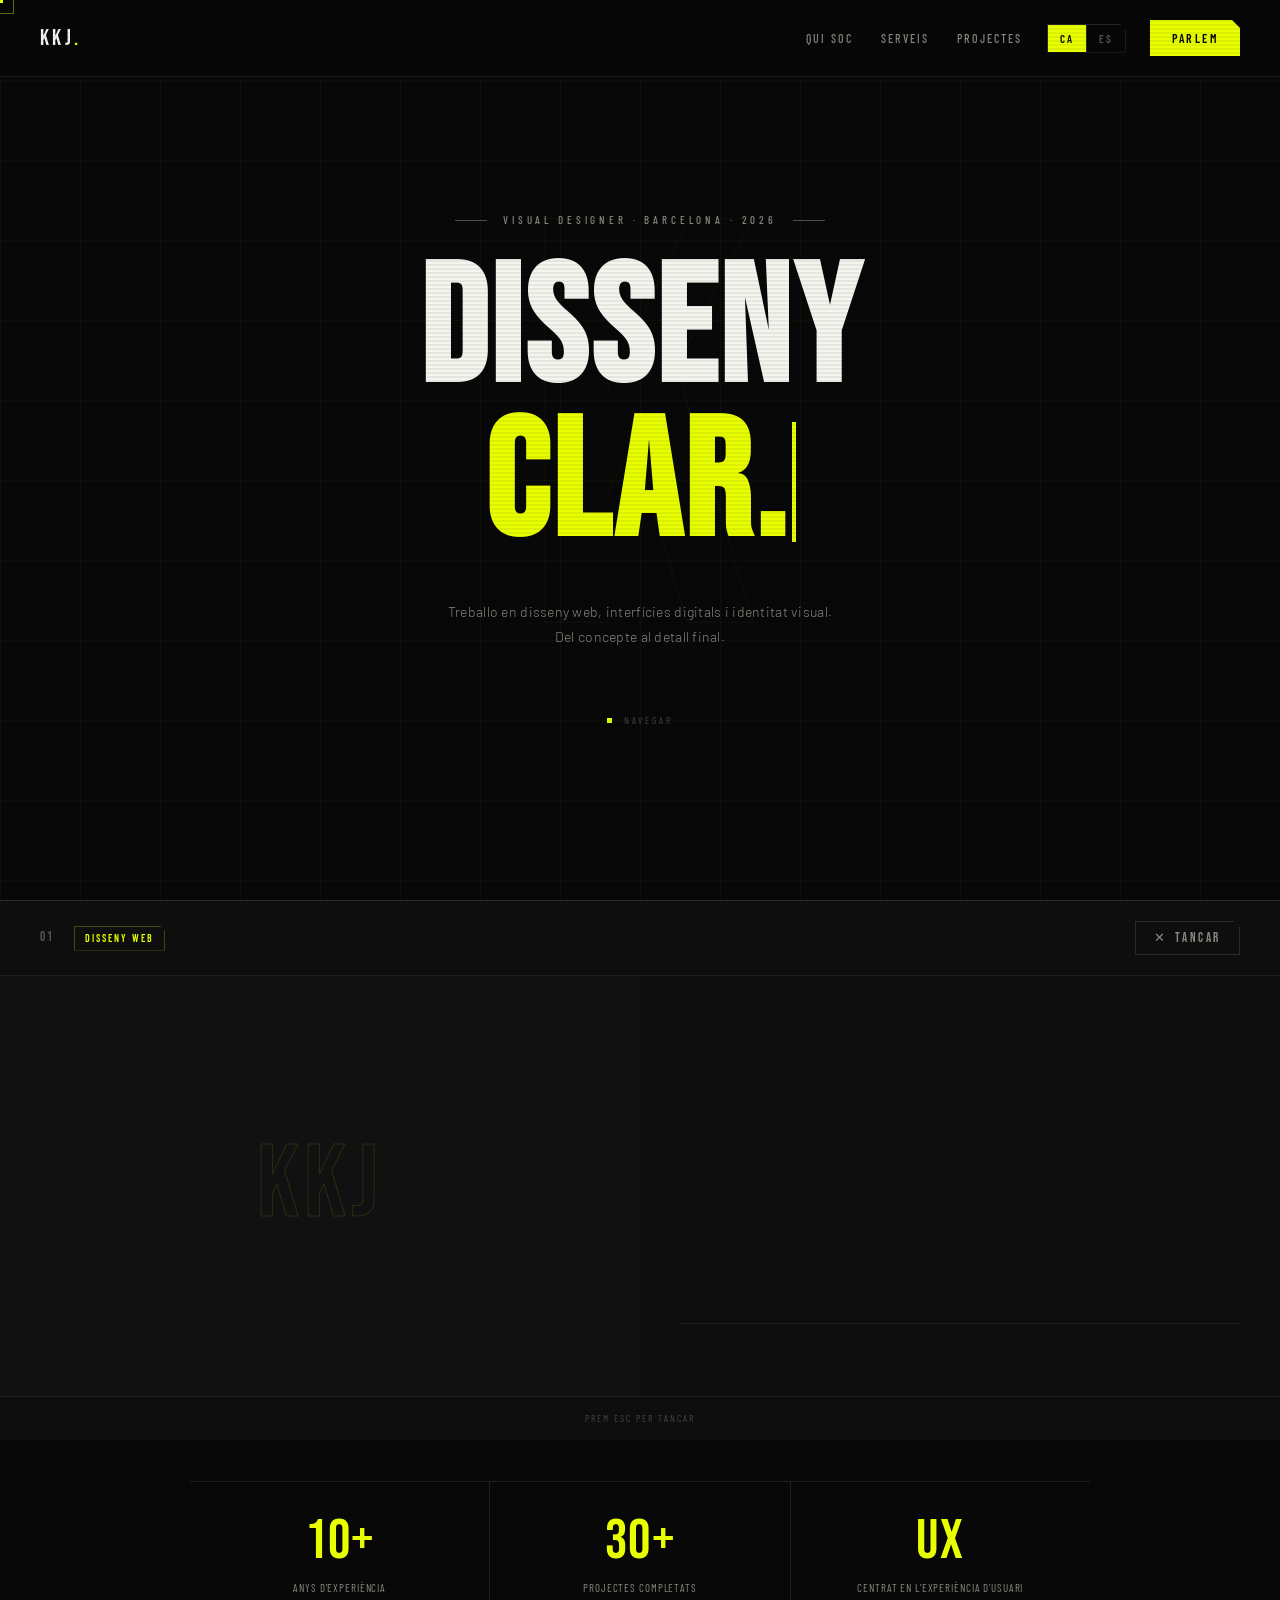
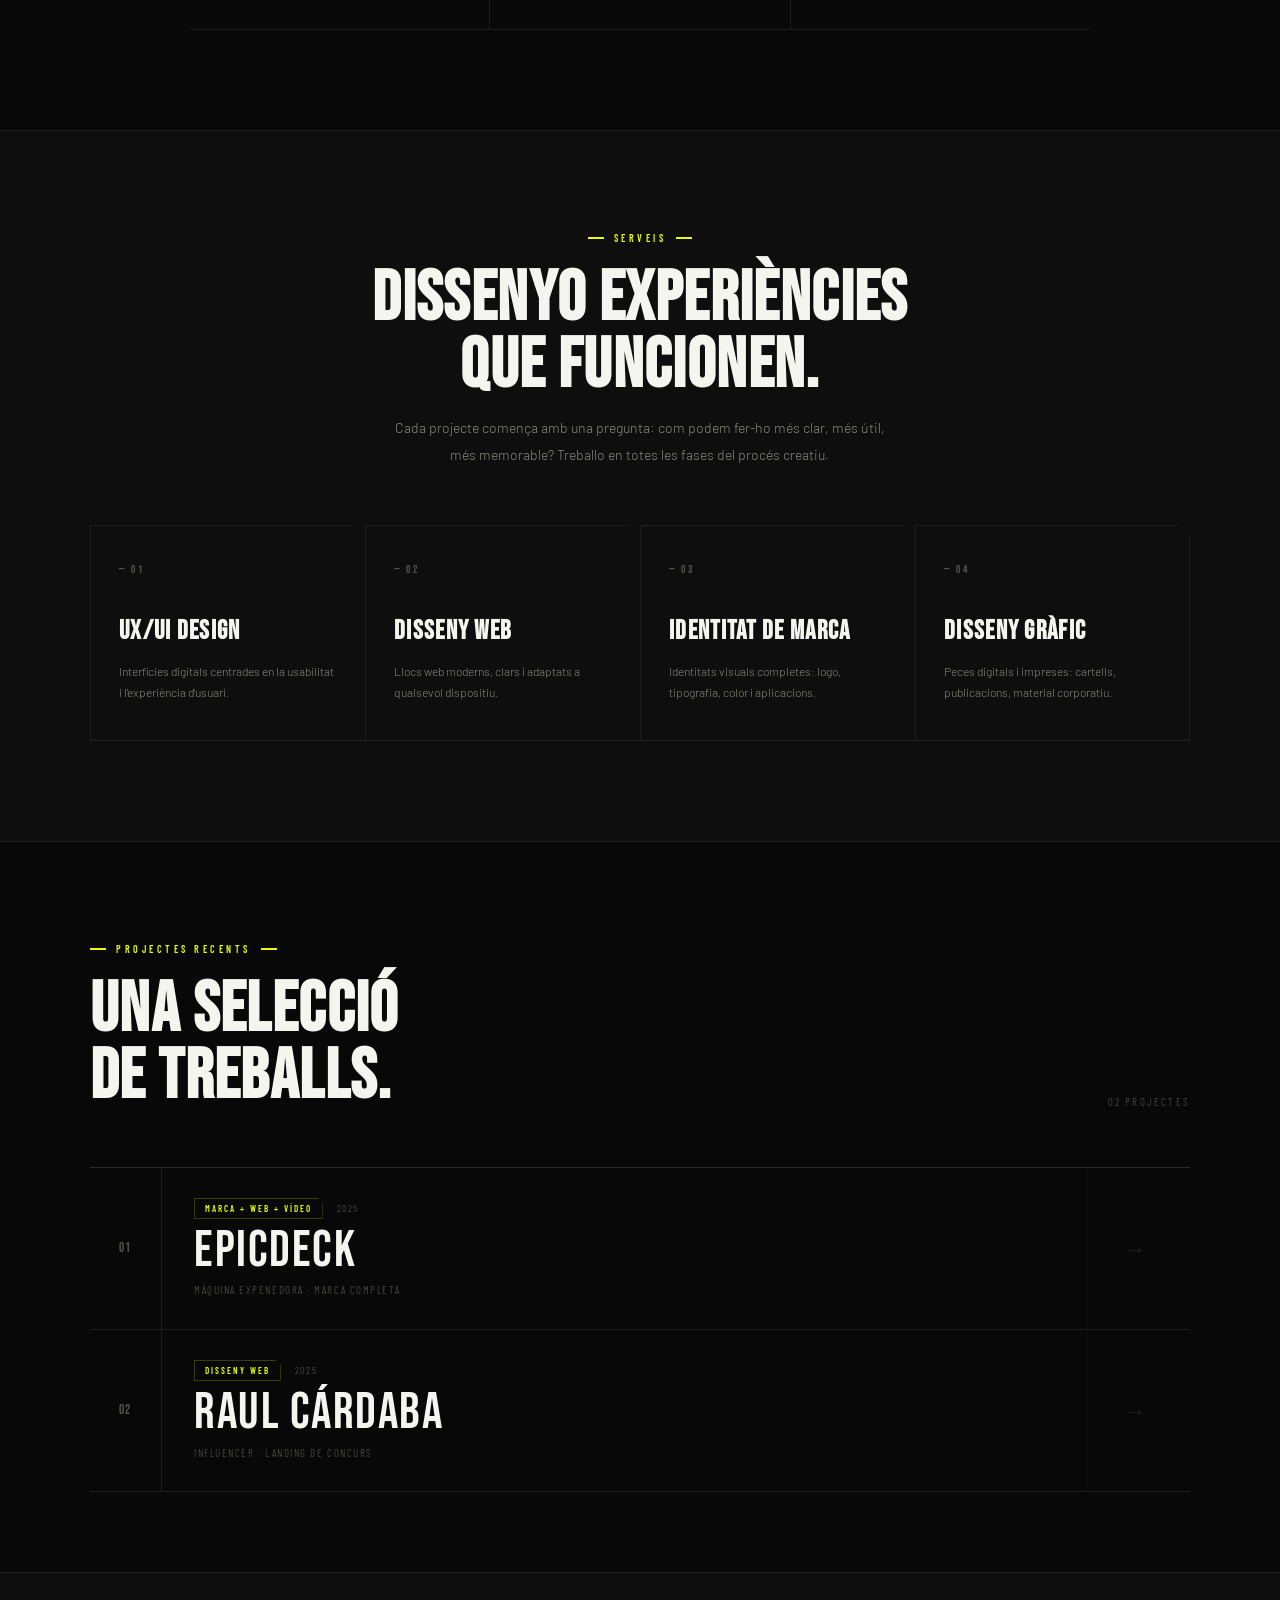
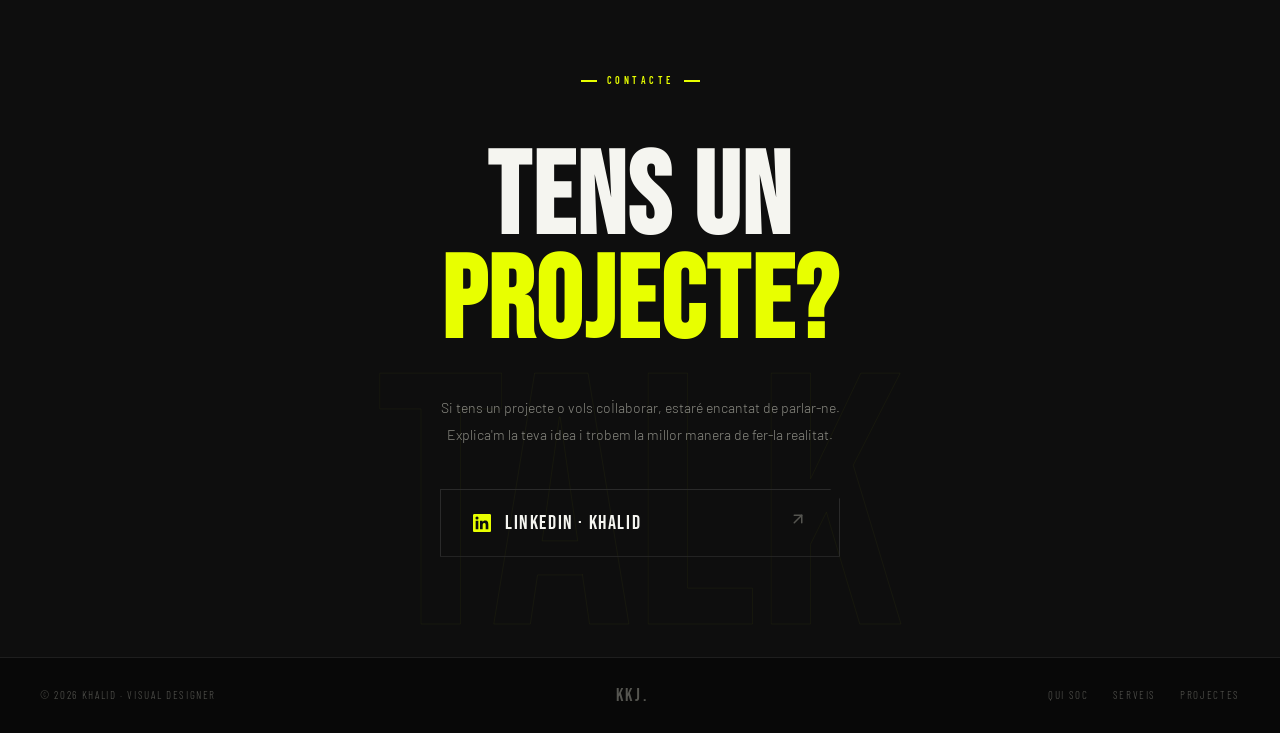
<file: index.html>
<!DOCTYPE html>
<html lang="ca">
  <head>
    <meta charset="UTF-8" />
    <meta name="viewport" content="width=device-width, initial-scale=1.0" />
    <title>Khalid · Dissenyador Web i Gràfic a Barcelona</title>
    <meta
    name="description"
    content="Khalid, dissenyador web i gràfic a Barcelona. Especialitzat en identitat visual, disseny web, packaging i contingut digital. Projectes reals per a marques i creadors."
    />
    <meta
    name="keywords"
    content="dissenyador web Barcelona, diseñador web Barcelona, diseñador gráfico Barcelona, identitat visual, identidad visual, branding, packaging, portfolio disseny"
    />
    <meta name="author" content="Khalid" />
    <meta name="robots" content="index, follow" />
    <meta name="theme-color" content="#0f0f0f" />
    <!-- Canonical -->
    <link rel="canonical" href="https://khalidkj.es/" />
    <!-- Favicons -->
    <link rel="icon" href="/assets/img/favicon.ico" />
    <link rel="icon" type="image/png" sizes="32x32" href="/assets/img/favicon-32x32.png" />
    <link rel="icon" type="image/png" sizes="16x16" href="/assets/img/favicon-16x16.png" />
    <link rel="apple-touch-icon" sizes="180x180" href="/assets/img/apple-touch-icon.png" />
    <!-- Open Graph -->
    <meta property="og:type" content="website" />
    <meta property="og:site_name" content="Khalid" />
    <meta property="og:url" content="https://khalidkj.es/" />
    <meta property="og:title" content="Khalid · Dissenyador Web i Gràfic a Barcelona" />
    <meta
    property="og:description"
    content="Disseny web, identitat visual i packaging. Projectes reals per a marques i creadors a Barcelona."
    />
    <meta property="og:image" content="https://khalidkj.es/assets/img/og-image.png" />
    <meta property="og:image:width" content="1200" />
    <meta property="og:image:height" content="630" />
    <meta property="og:locale" content="ca_ES" />
    <meta property="og:locale:alternate" content="es_ES" />
    <!-- Twitter -->
    <meta name="twitter:card" content="summary_large_image" />
    <meta name="twitter:title" content="Khalid · Dissenyador Web i Gràfic a Barcelona" />
    <meta
    name="twitter:description"
    content="Disseny web, identitat visual i packaging. Projectes reals per a marques i creadors a Barcelona."
    />
    <meta name="twitter:image" content="https://khalidkj.es/assets/img/og-image.png" />
    <meta
    name="twitter:image:alt"
    content="Portfolio de Khalid, dissenyador web i gràfic a Barcelona"
    />
    <!-- JSON-LD -->
    <script type="application/ld+json">
    {
    "@context": "https://schema.org",
    "@type": "Person",
    "name": "Khalid",
    "url": "https://khalidkj.es/",
    "image": "https://khalidkj.es/assets/img/og-image.png",
    "jobTitle": "Dissenyador Web i Gràfic",
    "description": "Dissenyador web i gràfic a Barcelona, especialitzat en identitat visual, disseny web, packaging i contingut digital.",
    "address": {
    "@type": "PostalAddress",
    "addressLocality": "Barcelona",
    "addressCountry": "ES"
    },
    "sameAs": [
    "https://www.linkedin.com/in/TU-USUARIO",
    "https://github.com/TU-USUARIO"
    ]
    }
    </script>
    <!-- Fonts -->
    <link rel="preconnect" href="https://fonts.googleapis.com" />
    <link rel="preconnect" href="https://fonts.gstatic.com" crossorigin />
    <link
      href="https://fonts.googleapis.com/css2?family=Bebas+Neue&family=Barlow:ital,wght@0,300;0,400;0,500;0,600;1,300;1,400&family=Barlow+Condensed:wght@300;400;500;600;700&display=swap"
      rel="stylesheet"
      />
      <!-- CSS -->
      <link rel="stylesheet" href="/assets/css/style.css" />
    </head>
    <body>
      <div class="cursor" id="cursor"></div>
      <div class="cursor-follower" id="cursorFollower"></div>
      <nav>
        <a href="#inici" class="nav-wordmark" aria-label="Anar a inici">KKJ<span>.</span></a>
        <div class="nav-right">
          <div class="nav-links">
            <a href="#qui-soc" class="nav-link" data-t="nav.about">Qui soc</a>
            <a href="#que-faig" class="nav-link" data-t="nav.services">Serveis</a>
            <a href="#projectes" class="nav-link" data-t="nav.projects">Projectes</a>
          </div>
          <div class="lang-toggle" aria-label="Canviar idioma">
            <button class="lang-btn active" data-lang="ca" aria-pressed="true">CA</button>
            <button class="lang-btn" data-lang="es" aria-pressed="false">ES</button>
          </div>
          <a href="#contacte" class="btn-cta" data-t="nav.cta">Parlem</a>
        </div>
      </nav>
      <header id="inici">
        <div class="hero-watermark">K</div>
        <p class="hero-eyebrow fade-up fade-up-1" data-t="hero.eyebrow">Visual Designer · Barcelona · 2026</p>
        <h1 class="hero-title fade-up fade-up-2">
        <span data-t="hero.title1">DISSENY</span><br />
        <span class="line-accent typing-wrap">
          <span class="typing-word" id="typingWord"></span><span class="typing-cursor"></span>
        </span>
        </h1>
        <p class="hero-sub fade-up fade-up-3" data-t="hero.sub">
          Treballo en disseny web, interfícies digitals i identitat visual.<br />
          Del concepte al detall final.
        </p>
        <div class="hero-scroll fade-up fade-up-4">
          <div class="hero-scroll-dot"></div>
          <span data-t="hero.scroll">Navegar</span>
        </div>
      </header>
      <main>
        <div class="divider"></div>
        <section id="qui-soc">
          <div class="reveal">
            <p class="section-tag" data-t="about.tag">Qui soc</p>
            <h2 class="about-title" data-t="about.title">DISSENYADOR<br /><span>VISUAL</span><br />AMB CRITERI.</h2>
            <p class="about-text" data-t="about.p1">Soc Khalid, dissenyador web i gràfic amb passió per crear experiències visuals que comuniquen de manera clara i efectiva. Combino estètica i funcionalitat en cada projecte.</p>
            <p class="about-text" data-t="about.p2">El meu procés abasta tot el cicle: des de la recerca i l'arquitectura de la informació fins als detalls visuals finals. El bon disseny és invisible — simplement funciona.</p>
          </div>
          <div class="stats-row reveal">
            <div class="stat-item">
              <span class="stat-num">10+</span>
              <span class="stat-label" data-t="about.stat1">Anys d'experiència</span>
            </div>
            <div class="stat-item">
              <span class="stat-num">30+</span>
              <span class="stat-label" data-t="about.stat2">Projectes completats</span>
            </div>
            <div class="stat-item">
              <span class="stat-num">UX</span>
              <span class="stat-label" data-t="about.stat3">Centrat en l'experiència d'usuari</span>
            </div>
          </div>
        </section>
        <div class="divider"></div>
        <section id="que-faig">
          <div class="reveal">
            <p class="section-tag" data-t="services.tag">Serveis</p>
            <h2 class="services-title" data-t="services.title">DISSENYO EXPERIÈNCIES<br />QUE FUNCIONEN.</h2>
            <p class="services-intro" data-t="services.intro">Cada projecte comença amb una pregunta: com podem fer-ho més clar, més útil, més memorable? Treballo en totes les fases del procés creatiu.</p>
          </div>
          <div class="services-grid">
            <div class="service-card reveal">
              <p class="service-num">— 01</p>
              <h3 class="service-name" data-t="services.s1.name">UX/UI DESIGN</h3>
              <p class="service-desc" data-t="services.s1.desc">Interfícies digitals centrades en la usabilitat i l'experiència d'usuari.</p>
            </div>
            <div class="service-card reveal">
              <p class="service-num">— 02</p>
              <h3 class="service-name" data-t="services.s2.name">DISSENY WEB</h3>
              <p class="service-desc" data-t="services.s2.desc">Llocs web moderns, clars i adaptats a qualsevol dispositiu.</p>
            </div>
            <div class="service-card reveal">
              <p class="service-num">— 03</p>
              <h3 class="service-name" data-t="services.s3.name">IDENTITAT DE MARCA</h3>
              <p class="service-desc" data-t="services.s3.desc">Identitats visuals completes: logo, tipografia, color i aplicacions.</p>
            </div>
            <div class="service-card reveal">
              <p class="service-num">— 04</p>
              <h3 class="service-name" data-t="services.s4.name">DISSENY GRÀFIC</h3>
              <p class="service-desc" data-t="services.s4.desc">Peces digitals i impreses: cartells, publicacions, material corporatiu.</p>
            </div>
          </div>
        </section>
        <div class="divider"></div>
        <section id="projectes">
          <div class="projects-header reveal">
            <div>
              <p class="section-tag" style="justify-content:flex-start;" data-t="projects.tag">Projectes recents</p>
              <h2 class="projects-title" data-t="projects.title">UNA SELECCIÓ<br>DE TREBALLS.</h2>
            </div>
            <span class="projects-count" data-t="projects.count">02 projectes</span>
          </div>
          <div class="proj-list reveal">
            <div class="proj-row" data-project="0" role="button" tabindex="0" aria-label="Obrir projecte EPICDECK">
              <div class="proj-row-num">01</div>
              <div class="proj-row-info">
                <div class="proj-row-meta">
                  <span class="proj-row-tag" data-t="projects.p1.tag">Marca + Web + Vídeo</span>
                  <span class="proj-row-year">2025</span>
                </div>
                <div class="proj-row-title" data-t="projects.p1.name">EPICDECK</div>
                <div class="proj-row-sub" data-t="projects.p1.sub">Màquina expenedora · Marca completa</div>
              </div>
              <div class="proj-row-arrow" aria-hidden="true">→</div>
            </div>
            <div class="proj-row" data-project="1" role="button" tabindex="0" aria-label="Obrir projecte RAUL CÁRDABA">
              <div class="proj-row-num">02</div>
              <div class="proj-row-info">
                <div class="proj-row-meta">
                  <span class="proj-row-tag" data-t="projects.p2.tag">Disseny Web</span>
                  <span class="proj-row-year">2025</span>
                </div>
                <div class="proj-row-title" data-t="projects.p2.name">RAUL CÁRDABA</div>
                <div class="proj-row-sub" data-t="projects.p2.sub">Influencer · Landing de concurs</div>
              </div>
              <div class="proj-row-arrow" aria-hidden="true">→</div>
            </div>
          </div>
        </section>
        <div class="divider"></div>
        <section id="contacte">
          <div class="contact-inner reveal">
            <p class="section-tag" data-t="contact.tag">Contacte</p>
            <h2 class="contact-title" data-t="contact.title">TENS UN<br /><span>PROJECTE?</span></h2>
            <p class="contact-text" data-t="contact.text">Si tens un projecte o vols col·laborar, estaré encantat de parlar-ne. Explica'm la teva idea i trobem la millor manera de fer-la realitat.</p>
            <a
              href="https://www.linkedin.com/in/kk-j/"
              target="_blank"
              rel="noopener noreferrer"
              class="contact-linkedin"
              aria-label="Veure perfil de LinkedIn de Khalid"
              >
              <svg class="li-icon" xmlns="http://www.w3.org/2000/svg" viewBox="0 0 24 24" aria-hidden="true">
                <path d="M20.447 20.452h-3.554v-5.569c0-1.328-.027-3.037-1.852-3.037-1.853 0-2.136 1.445-2.136 2.939v5.667H9.351V9h3.414v1.561h.046c.477-.9 1.637-1.85 3.37-1.85 3.601 0 4.267 2.37 4.267 5.455v6.286zM5.337 7.433a2.062 2.062 0 0 1-2.063-2.065 2.064 2.064 0 1 1 2.063 2.065zm1.782 13.019H3.555V9h3.564v11.452zM22.225 0H1.771C.792 0 0 .774 0 1.729v20.542C0 23.227.792 24 1.771 24h20.451C23.2 24 24 23.227 24 22.271V1.729C24 .774 23.2 0 22.222 0h.003z"/>
              </svg>
              <span class="li-label">LinkedIn · Khalid</span>
              <span class="li-arrow" aria-hidden="true">
                <svg xmlns="http://www.w3.org/2000/svg" width="18" height="18" viewBox="0 0 24 24" fill="none" stroke="currentColor" stroke-width="2" stroke-linecap="round" stroke-linejoin="round">
                  <path d="M7 17L17 7" />
                  <path d="M7 7h10v10" />
                </svg>
              </span>
            </a>
          </div>
        </section>
      </main>
      <!-- PROJECT MODAL -->
      <div class="modal-overlay" id="modalOverlay"></div>
      <div class="modal" id="projectModal" role="dialog" aria-modal="true" aria-labelledby="modalTitle">
        <div class="modal-header">
          <div class="modal-header-left">
            <span class="modal-index" id="modalIndex">01</span>
            <span class="modal-tag" id="modalTag">Disseny Web</span>
          </div>
          <button class="modal-close" id="modalClose" aria-label="Tancar modal">
          <span>✕</span> <span data-t="modal.close">TANCAR</span>
          </button>
        </div>
        <div class="modal-body">
          <div id="modalMedia" class="modal-media">
            <div class="modal-image-placeholder" id="modalPlaceholder">KKJ</div>
          </div>
          <div class="modal-info">
            <div>
              <h2 class="modal-title" id="modalTitle"></h2>
              <p class="modal-year" id="modalYear"></p>
            </div>
            <p class="modal-desc" id="modalDesc"></p>
            <div class="modal-meta" id="modalMeta"></div>
          </div>
        </div>
        <p class="modal-esc" data-t="modal.esc">Prem ESC per tancar</p>
      </div>
      <footer>
        <span class="footer-copy" data-t="footer.copy">© 2026 Khalid · Visual Designer</span>
        <a href="#inici" class="footer-wordmark" aria-label="Tornar a inici">KKJ.</a>
        <div class="footer-links">
          <a href="#qui-soc" class="footer-link" data-t="nav.about">Qui soc</a>
          <a href="#que-faig" class="footer-link" data-t="nav.services">Serveis</a>
          <a href="#projectes" class="footer-link" data-t="nav.projects">Projectes</a>
        </div>
      </footer>
      <script src="/assets/js/scripts.js" defer></script>
    </body>
  </html>
</file>
<file: assets/css/style.css>
*, *::before, *::after { box-sizing: border-box; margin: 0; padding: 0; }
:root {
--bg:      #080808;
--bg2:     #0e0e0e;
--surface: #111;
--border:  #1e1e1e;
--border2: #2a2a2a;
--text:    #e8e8e0;
--muted:   #555550;
--muted2:  #888880;
--accent:  #e8ff00;
--white:   #f5f5f0;
}
html { scroll-behavior: smooth; }
body {
background: var(--bg);
color: var(--text);
font-family: 'Barlow', sans-serif;
font-weight: 300;
line-height: 1.5;
overflow-x: hidden;
cursor: none;
}
.cursor {
width: 6px; height: 6px;
background: var(--accent);
position: fixed;
pointer-events: none;
z-index: 9999;
transform: translate(-50%, -50%);
transition: transform 0.08s ease;
}
.cursor-follower {
width: 28px; height: 28px;
border: 1px solid var(--accent);
position: fixed;
pointer-events: none;
z-index: 9998;
transform: translate(-50%, -50%);
transition: all 0.15s ease;
opacity: 0.4;
}
/* Ocultar el cursor en dispositivos con ancho máximo de 768px (tablets/móviles) */
@media (max-width: 768px) {
  .cursor,
  .cursor-follower {
    display: none !important;
  }
}
body::after {
content: '';
position: fixed; inset: 0;
background: repeating-linear-gradient(
0deg, transparent, transparent 2px,
rgba(0,0,0,0.06) 2px, rgba(0,0,0,0.06) 4px
);
pointer-events: none;
z-index: 9996;
}
/* NAV */
nav {
position: fixed;
top: 0; left: 0; right: 0;
z-index: 100;
display: flex;
justify-content: space-between;
align-items: center;
padding: 20px 40px;
border-bottom: 1px solid var(--border);
background: rgba(8,8,8,0.92);
backdrop-filter: blur(12px);
}
.nav-wordmark {
font-family: 'Bebas Neue', sans-serif;
font-size: 22px;
letter-spacing: 0.15em;
color: var(--white);
text-decoration: none;
}
.nav-wordmark span { color: var(--accent); }
.nav-right { display: flex; align-items: center; gap: 24px; }
.nav-links { display: flex; gap: 28px; }
.nav-link {
font-family: 'Barlow Condensed', sans-serif;
font-size: 12px;
font-weight: 500;
letter-spacing: 0.18em;
text-transform: uppercase;
color: var(--muted2);
text-decoration: none;
transition: color 0.2s;
}
.nav-link:hover { color: var(--accent); }
.lang-toggle {
display: flex;
border: 1px solid var(--border2);
clip-path: polygon(0 0, calc(100% - 6px) 0, 100% 6px, 100% 100%, 0 100%);
overflow: hidden;
}
.lang-btn {
font-family: 'Barlow Condensed', sans-serif;
font-size: 11px;
font-weight: 600;
letter-spacing: 0.18em;
text-transform: uppercase;
color: var(--muted);
background: none;
border: none;
padding: 7px 12px;
cursor: none;
transition: color 0.2s, background 0.2s;
}
.lang-btn + .lang-btn { border-left: 1px solid var(--border2); }
.lang-btn:hover { color: var(--accent); }
.lang-btn.active { color: var(--bg); background: var(--accent); }
.btn-cta {
font-family: 'Barlow Condensed', sans-serif;
font-size: 12px;
font-weight: 600;
letter-spacing: 0.2em;
text-transform: uppercase;
color: var(--bg);
background: var(--accent);
border: none;
padding: 9px 22px;
text-decoration: none;
display: inline-block;
transition: background 0.2s, transform 0.15s;
clip-path: polygon(0 0, calc(100% - 8px) 0, 100% 8px, 100% 100%, 0 100%);
}
.btn-cta:hover { background: #fff; transform: translateY(-1px); }
/* HERO */
header {
min-height: 100vh;
display: flex;
flex-direction: column;
justify-content: center;
align-items: center;
text-align: center;
padding: 120px 40px 80px;
position: relative;
overflow: hidden;
}
header::before {
content: '';
position: absolute; inset: 0;
background-image:
linear-gradient(rgba(232,255,0,0.03) 1px, transparent 1px),
linear-gradient(90deg, rgba(232,255,0,0.03) 1px, transparent 1px);
background-size: 80px 80px;
pointer-events: none;
}
.hero-watermark {
position: absolute;
top: 50%; left: 50%;
transform: translate(-50%, -50%);
font-family: 'Bebas Neue', sans-serif;
font-size: clamp(300px, 45vw, 600px);
color: transparent;
-webkit-text-stroke: 1px rgba(232,255,0,0.04);
line-height: 1;
user-select: none;
pointer-events: none;
}
.hero-eyebrow {
font-family: 'Barlow Condensed', sans-serif;
font-size: 11px;
font-weight: 500;
letter-spacing: 0.35em;
text-transform: uppercase;
color: var(--muted2);
margin-bottom: 28px;
display: flex;
align-items: center;
gap: 16px;
}
.hero-eyebrow::before, .hero-eyebrow::after {
content: '';
display: block;
width: 32px; height: 1px;
background: var(--muted);
}
.hero-title {
font-family: 'Bebas Neue', sans-serif;
font-size: clamp(72px, 13vw, 180px);
line-height: 0.92;
color: var(--white);
letter-spacing: 0.02em;
position: relative;
z-index: 1;
}
.line-accent { color: var(--accent); display: block; }
.typing-wrap { display: inline-flex; align-items: baseline; }
.typing-word { color: var(--accent); min-width: 2px; }
.typing-cursor {
display: inline-block;
width: 4px;
background: var(--accent);
height: 0.72em;
margin-left: 3px;
position: relative; top: 0.04em;
animation: blink 0.85s step-end infinite;
}
@keyframes blink { 0%,100%{opacity:1} 50%{opacity:0} }
.hero-sub {
margin-top: 36px;
max-width: 440px;
font-size: 14px;
font-weight: 300;
color: var(--muted2);
line-height: 1.8;
letter-spacing: 0.02em;
position: relative; z-index: 1;
}
.hero-scroll {
margin-top: 64px;
font-family: 'Barlow Condensed', sans-serif;
font-size: 10px;
letter-spacing: 0.3em;
text-transform: uppercase;
color: var(--muted);
display: flex;
align-items: center;
gap: 12px;
position: relative; z-index: 1;
animation: scrollBob 2s ease-in-out infinite;
}
.hero-scroll-dot { width: 5px; height: 5px; background: var(--accent); }
@keyframes scrollBob { 0%,100%{transform:translateY(0)} 50%{transform:translateY(6px)} }
/* SHARED */
.divider { width: 100%; height: 1px; background: var(--border); }
section {
padding: 100px 40px;
display: flex;
flex-direction: column;
align-items: center;
text-align: center;
}
.section-tag {
font-family: 'Barlow Condensed', sans-serif;
font-size: 10px;
font-weight: 600;
letter-spacing: 0.35em;
text-transform: uppercase;
color: var(--accent);
margin-bottom: 20px;
display: flex;
align-items: center;
justify-content: center;
gap: 10px;
}
.section-tag::before,
.section-tag::after { content:''; display:block; width:16px; height:2px; background:var(--accent); }
/* ABOUT */
#qui-soc { gap: 0; }
.about-title {
font-family: 'Bebas Neue', sans-serif;
font-size: clamp(48px, 6vw, 88px);
line-height: 0.95;
color: var(--white);
letter-spacing: 0.02em;
margin-bottom: 28px;
}
.about-title span { color: var(--accent); }
.about-text {
font-size: 14px;
color: var(--muted2);
line-height: 1.9;
margin-bottom: 16px;
max-width: 600px;
margin-left: auto;
margin-right: auto;
}
.stats-row {
display: flex;
justify-content: center;
gap: 0;
margin-top: 60px;
border-top: 1px solid var(--border);
border-bottom: 1px solid var(--border);
width: 100%;
max-width: 900px;
}
.stat-item {
flex: 1;
padding: 32px 24px;
display: flex;
flex-direction: column;
align-items: center;
gap: 10px;
border-right: 1px solid var(--border);
}
.stat-item:last-child { border-right: none; }
.stat-num {
font-family: 'Bebas Neue', sans-serif;
font-size: 56px;
color: var(--accent);
line-height: 1;
letter-spacing: 0.02em;
}
.stat-label {
font-size: 11px;
font-weight: 400;
color: var(--muted2);
letter-spacing: 0.08em;
text-transform: uppercase;
font-family: 'Barlow Condensed', sans-serif;
text-align: center;
}
/* SERVICES */
#que-faig { background: var(--bg2); }
.services-title {
font-family: 'Bebas Neue', sans-serif;
font-size: clamp(48px, 5.5vw, 80px);
line-height: 0.95;
color: var(--white);
letter-spacing: 0.02em;
margin-bottom: 16px;
}
.services-intro {
font-size: 14px;
color: var(--muted2);
line-height: 1.9;
max-width: 500px;
margin: 0 auto 56px;
}
.services-grid {
display: grid;
grid-template-columns: repeat(4, 1fr);
width: 100%;
max-width: 1100px;
}
.service-card {
border: 1px solid var(--border);
border-right: none;
padding: 36px 28px;
position: relative;
overflow: hidden;
transition: background 0.3s;
clip-path: polygon(0 0, calc(100% - 12px) 0, 100% 12px, 100% 100%, 0 100%);
text-align: left;
}
.service-card:last-child { border-right: 1px solid var(--border); }
.service-card::after {
content: '';
position: absolute;
top: 0; left: 0; right: 0;
height: 2px;
background: var(--accent);
transform: scaleX(0);
transform-origin: left;
transition: transform 0.35s ease;
}
.service-card:hover::after { transform: scaleX(1); }
.service-card:hover { background: rgba(232,255,0,0.03); }
.service-num { font-family:'Bebas Neue',sans-serif; font-size:11px; letter-spacing:0.2em; color:var(--muted); margin-bottom:40px; }
.service-name { font-family:'Bebas Neue',sans-serif; font-size:26px; letter-spacing:0.05em; color:var(--white); margin-bottom:14px; line-height:1.1; }
.service-desc { font-size:12px; color:var(--muted2); line-height:1.8; }
/* ── PROJECTS — lista estilo Marathon ── */
#projectes {
padding: 100px 40px 80px;
text-align: left;
}
.projects-header {
display: flex;
justify-content: space-between;
align-items: flex-end;
margin-bottom: 56px;
width: 100%;
max-width: 1100px;
}
.projects-title {
font-family: 'Bebas Neue', sans-serif;
font-size: clamp(48px, 5.5vw, 80px);
line-height: 0.95;
color: var(--white);
letter-spacing: 0.02em;
}
.projects-count {
font-family: 'Barlow Condensed', sans-serif;
font-size: 11px;
letter-spacing: 0.2em;
text-transform: uppercase;
color: var(--muted);
}
/* Lista tipo Marathon */
.proj-list {
width: 100%;
max-width: 1100px;
display: flex;
flex-direction: column;
border-top: 1px solid var(--border2);
}
.proj-row {
display: grid;
grid-template-columns: 72px 1fr auto;
align-items: center;
border-bottom: 1px solid var(--border);
cursor: none;
position: relative;
transition: background 0.2s;
overflow: hidden;
}
.proj-row::before {
content: '';
position: absolute;
left: 0; top: 0; bottom: 0;
width: 3px;
background: var(--accent);
opacity: 0;
transition: opacity 0.2s;
}
.proj-row:hover {
background: rgba(232,255,0,0.025);
}
.proj-row:hover::before { opacity: 1; }
.proj-row:hover .proj-row-num { color: var(--accent); }
.proj-row:hover .proj-row-title { letter-spacing: 0.05em; }
.proj-row:hover .proj-row-arrow {
opacity: 1;
transform: translateX(0);
color: var(--accent);
}
.proj-row-num {
font-family: 'Bebas Neue', sans-serif;
font-size: 13px;
letter-spacing: 0.15em;
color: var(--muted);
padding: 0 24px;
align-self: stretch;
display: flex;
align-items: center;
justify-content: center;
border-right: 1px solid var(--border);
transition: color 0.2s;
}
.proj-row-info {
padding: 30px 32px;
display: flex;
flex-direction: column;
gap: 6px;
}
.proj-row-meta {
display: flex;
align-items: center;
gap: 14px;
}
.proj-row-tag {
font-family: 'Barlow Condensed', sans-serif;
font-size: 9px;
font-weight: 600;
letter-spacing: 0.22em;
text-transform: uppercase;
color: var(--accent);
border: 1px solid rgba(232,255,0,0.22);
padding: 3px 10px;
clip-path: polygon(0 0, calc(100% - 5px) 0, 100% 5px, 100% 100%, 0 100%);
}
.proj-row-year {
font-family: 'Barlow Condensed', sans-serif;
font-size: 10px;
letter-spacing: 0.16em;
color: var(--muted);
}
.proj-row-title {
font-family: 'Bebas Neue', sans-serif;
font-size: clamp(28px, 4vw, 52px);
letter-spacing: 0.03em;
color: var(--white);
line-height: 1;
transition: letter-spacing 0.3s cubic-bezier(0.16,1,0.3,1);
}
.proj-row-sub {
font-family: 'Barlow Condensed', sans-serif;
font-size: 11px;
letter-spacing: 0.14em;
text-transform: uppercase;
color: var(--muted);
}
.proj-row-arrow {
padding: 0 36px;
font-size: 22px;
color: var(--muted);
opacity: 0.3;
transform: translateX(-8px);
transition: opacity 0.25s, transform 0.25s, color 0.25s;
align-self: stretch;
display: flex;
align-items: center;
border-left: 1px solid var(--border);
}
/* CONTACT */
#contacte {
background: var(--bg2);
min-height: 60vh;
justify-content: center;
position: relative;
overflow: hidden;
}
#contacte::before {
content: 'TALK';
position: absolute;
left: 50%; bottom: -40px;
transform: translateX(-50%);
font-family: 'Bebas Neue', sans-serif;
font-size: clamp(160px, 28vw, 420px);
color: transparent;
-webkit-text-stroke: 1px rgba(232,255,0,0.04);
line-height: 1;
pointer-events: none;
user-select: none;
white-space: nowrap;
}
.contact-inner {
display: flex;
flex-direction: column;
align-items: center;
gap: 40px;
position: relative; z-index: 1;
max-width: 600px;
width: 100%;
}
.contact-title {
font-family: 'Bebas Neue', sans-serif;
font-size: clamp(60px, 9vw, 130px);
line-height: 0.9;
color: var(--white);
letter-spacing: 0.02em;
}
.contact-title span { color: var(--accent); display: block; }
.contact-text { font-size: 14px; color: var(--muted2); line-height: 1.9; max-width: 440px; }
.contact-linkedin {
display: inline-flex;
align-items: center;
gap: 14px;
color: var(--white);
text-decoration: none;
font-family: 'Bebas Neue', sans-serif;
font-size: 20px;
letter-spacing: 0.08em;
border: 1px solid var(--border2);
padding: 18px 32px;
clip-path: polygon(0 0, calc(100% - 10px) 0, 100% 10px, 100% 100%, 0 100%);
transition: color 0.25s, border-color 0.25s;
position: relative;
overflow: hidden;
width: 100%;
max-width: 400px;
justify-content: center;
}
.contact-linkedin::before {
content: '';
position: absolute; inset: 0;
background: var(--accent);
transform: translateX(-100%);
transition: transform 0.35s ease;
z-index: 0;
}
.contact-linkedin:hover::before { transform: translateX(0); }
.contact-linkedin:hover { color: var(--bg); border-color: var(--accent); }
.contact-linkedin:hover .li-icon { fill: var(--bg); }
.contact-linkedin:hover .li-arrow { color: var(--bg); }
.li-icon { width:18px; height:18px; fill:var(--accent); flex-shrink:0; position:relative; z-index:1; transition:fill 0.25s; }
.li-label { position:relative; z-index:1; }
.li-arrow { margin-left:auto; font-size:16px; color:var(--muted); position:relative; z-index:1; transition:color 0.25s, transform 0.25s; }
.contact-linkedin:hover .li-arrow { transform: translate(3px,-3px); }
/* FOOTER */
footer {
border-top: 1px solid var(--border);
padding: 24px 40px;
display: flex;
justify-content: space-between;
align-items: center;
}
.footer-copy { font-family:'Barlow Condensed',sans-serif; font-size:11px; letter-spacing:0.15em; text-transform:uppercase; color:var(--muted); }
.footer-wordmark { font-family:'Bebas Neue',sans-serif; font-size:18px; letter-spacing:0.15em; color:var(--muted); text-decoration:none; transition:color 0.2s; }
.footer-wordmark:hover { color: var(--accent); }
.footer-links { display:flex; gap:24px; }
.footer-link { font-family:'Barlow Condensed',sans-serif; font-size:11px; letter-spacing:0.15em; text-transform:uppercase; color:var(--muted); text-decoration:none; transition:color 0.2s; }
.footer-link:hover { color: var(--accent); }
/* ANIMATIONS */
@keyframes fadeUp { from{opacity:0;transform:translateY(24px)} to{opacity:1;transform:translateY(0)} }
.fade-up { opacity:0; animation:fadeUp 0.7s ease forwards; }
.fade-up-1 { animation-delay:0.05s; }
.fade-up-2 { animation-delay:0.2s; }
.fade-up-3 { animation-delay:0.38s; }
.fade-up-4 { animation-delay:0.55s; }
.reveal { opacity:0; transform:translateY(32px); transition:opacity 0.6s ease, transform 0.6s ease; }
.reveal.visible { opacity:1; transform:translateY(0); }
/* PROJECT MODAL */
.modal-overlay {
position: fixed; inset: 0;
background: rgba(0,0,0,0.85);
backdrop-filter: blur(6px);
z-index: 1000;
opacity: 0;
pointer-events: none;
transition: opacity 0.35s ease;
}
.modal-overlay.open { opacity: 1; pointer-events: all; }
.modal {
position: fixed;
bottom: 0; left: 0; right: 0;
z-index: 1001;
background: var(--bg2);
border-top: 1px solid var(--border2);
transform: translateY(100%);
transition: transform 0.45s cubic-bezier(0.16, 1, 0.3, 1);
max-height: 90vh;
overflow-y: auto;
}
.modal.open { transform: translateY(0); }
.modal-header {
display: flex;
justify-content: space-between;
align-items: center;
padding: 20px 40px;
border-bottom: 1px solid var(--border);
}
.modal-header-left { display: flex; align-items: center; gap: 20px; }
.modal-index { font-family:'Bebas Neue',sans-serif; font-size:13px; letter-spacing:0.15em; color:var(--muted); }
.modal-tag {
font-family: 'Barlow Condensed', sans-serif;
font-size: 10px; font-weight: 600; letter-spacing: 0.2em; text-transform: uppercase;
color: var(--accent);
border: 1px solid rgba(232,255,0,0.25);
padding: 4px 10px;
clip-path: polygon(0 0, calc(100% - 5px) 0, 100% 5px, 100% 100%, 0 100%);
}
.modal-close {
font-family: 'Bebas Neue', sans-serif;
font-size: 13px; letter-spacing: 0.2em;
color: var(--muted2);
background: none;
border: 1px solid var(--border2);
padding: 8px 18px;
cursor: none;
transition: color 0.2s, border-color 0.2s;
display: flex; align-items: center; gap: 8px;
clip-path: polygon(0 0, calc(100% - 6px) 0, 100% 6px, 100% 100%, 0 100%);
}
.modal-close:hover { color: var(--accent); border-color: var(--accent); }
.modal-body {
display: grid;
grid-template-columns: 1fr 1fr;
min-height: 420px;
}
.modal-image {
position: relative; overflow: hidden;
background: var(--surface);
min-height: 360px;
}
.modal-image img {
width: 100%; height: 100%;
object-fit: cover; display: block;
transition: transform 0.6s ease;
}
.modal.open .modal-image img { transform: scale(1.03); }
.modal-image-placeholder {
width: 100%; height: 100%; min-height: 360px;
display: flex; align-items: center; justify-content: center;
font-family: 'Bebas Neue', sans-serif;
font-size: clamp(60px, 8vw, 120px);
color: transparent;
-webkit-text-stroke: 1px rgba(232,255,0,0.12);
letter-spacing: 0.05em; user-select: none;
}
.modal-info {
padding: 48px 40px;
display: flex; flex-direction: column;
justify-content: space-between; gap: 32px;
}
.modal-title { font-family:'Bebas Neue',sans-serif; font-size:clamp(36px,4vw,60px); line-height:0.95; color:var(--white); letter-spacing:0.02em; }
.modal-year { font-family:'Barlow Condensed',sans-serif; font-size:11px; letter-spacing:0.2em; text-transform:uppercase; color:var(--accent); margin-top:10px; }
.modal-desc { font-size:14px; color:var(--muted2); line-height:1.9; flex:1; }
.modal-meta { display:flex; flex-direction:column; gap:12px; border-top:1px solid var(--border); padding-top:24px; }
.modal-meta-row { display:flex; justify-content:space-between; align-items:baseline; gap:16px; }
.modal-meta-key { font-family:'Barlow Condensed',sans-serif; font-size:10px; letter-spacing:0.2em; text-transform:uppercase; color:var(--muted); white-space:nowrap; }
.modal-meta-val { font-family:'Barlow Condensed',sans-serif; font-size:13px; letter-spacing:0.05em; color:var(--muted2); text-align:right; }
.modal-esc { font-family:'Barlow Condensed',sans-serif; font-size:10px; letter-spacing:0.2em; text-transform:uppercase; color:var(--muted); text-align:center; padding:14px; border-top:1px solid var(--border); }
[data-t] { transition: opacity 0.2s ease; }
/* ── MODAL MEDIA GALLERY ── */
/* Galeria principal: imatge gran + columna lateral */
.modal-media {
display: flex;
flex-direction: column;
background: var(--surface);
overflow: hidden;
}
/* Hero image — ocupa tot l'ample */
.mm-hero {
position: relative;
overflow: hidden;
width: 100%;
cursor: zoom-in;
}
.mm-hero img {
width: 100%; height: 100%;
object-fit: cover; display: block;
/*max-height: 340px;*/
}
.mm-hero img, .mm-web img {
transition: transform 0.5s ease;
}
.mm-hero:hover img, .mm-web:hover img { transform: scale(1.03); }
.mm-hero-label {
position: absolute; bottom: 10px; left: 12px;
font-family: 'Barlow Condensed', sans-serif;
font-size: 9px; letter-spacing: 0.22em; text-transform: uppercase;
color: rgba(245,245,240,0.7);
background: rgba(8,8,8,0.75);
padding: 4px 10px;
clip-path: polygon(0 0, calc(100% - 4px) 0, 100% 4px, 100% 100%, 0 100%);
pointer-events: none;
}
/* Fila secundària: web + video costat a costat */
.mm-secondary {
display: grid;
grid-template-columns: 1fr auto;
gap: 1px;
background: var(--border);
flex-shrink: 0;
}
/* Web screenshot amb barra de navegador */
.mm-web {
position: relative; overflow: hidden;
background: #0d0d0d;
cursor: zoom-in;
}
.mm-web-bar {
display: flex; align-items: center; gap: 8px;
padding: 7px 12px; background: #1a1a1a;
border-bottom: 1px solid var(--border);
}
.mm-dots { display: flex; gap: 5px; }
.mm-dot { width: 8px; height: 8px; border-radius: 50%; }
.mm-dot-r { background: #ff5f57; } .mm-dot-y { background: #febc2e; } .mm-dot-g { background: #28c840; }
.mm-url {
font-family: 'Barlow Condensed', sans-serif;
font-size: 10px; color: var(--muted); letter-spacing: 0.06em;
}
.mm-web-img { width: 100%; display: block; /*max-height: 150px;*/ object-fit: cover; object-position: top;}
.mm-web-caption {
font-family: 'Barlow Condensed', sans-serif;
font-size: 9px; letter-spacing: 0.18em; text-transform: uppercase;
color: var(--muted); padding: 6px 12px;
}
/* Video vertical */
.mm-video {
width: 100px; background: #0d0d0d;
display: flex; flex-direction: column;
flex-shrink: 0;
}
.mm-video-player {
width: 100px; aspect-ratio: 9/16;
overflow: hidden; cursor: pointer;
position: relative;
}
.mm-video-player video { width: 100%; height: 100%; object-fit: cover; display: block; }
/* placeholder buit per si no hi ha video */
.mm-video-player.empty {
display: flex; align-items: center; justify-content: center;
flex-direction: column; gap: 6px;
}
.mm-video-player.empty::before {
content: '▶';
font-size: 20px; color: var(--muted);
}
.mm-video-caption {
font-family: 'Barlow Condensed', sans-serif;
font-size: 9px; letter-spacing: 0.16em; text-transform: uppercase;
color: var(--muted); padding: 6px 8px; text-align: center;
}
/* Galeria horitzontal per a Raul — 2 blocs costat a costat */
.mm-row {
display: grid;
gap: 1px;
background: var(--border);
flex: 1;
}
.mm-row.cols-2 { grid-template-columns: 1fr 1fr; }
.mm-cell {
position: relative; overflow: hidden; background: #0d0d0d;
display: flex; flex-direction: column;
cursor: zoom-in;
}
.mm-cell img { width: 100%; height: 180px; object-fit: cover; display: block; transition: transform 0.4s; }
.mm-cell:hover img { transform: scale(1.04); }
.mm-cell-label {
font-family: 'Barlow Condensed', sans-serif;
font-size: 9px; letter-spacing: 0.18em; text-transform: uppercase;
color: var(--muted); padding: 7px 12px; background: #0d0d0d;
}
/* Video horitzontal per a Raul */
.mm-video-h {
position: relative; overflow: hidden; background: #0d0d0d;
cursor: pointer;
}
.mm-video-h video { width: 100%; display: block; max-height: 200px; object-fit: cover; }
.mm-video-h.empty {
min-height: 180px; display: flex; align-items: center; justify-content: center;
flex-direction: column; gap: 8px;
}
.mm-video-h.empty::before { content: '▶'; font-size: 28px; color: var(--muted); }
.mm-empty-hint {
font-family: 'Barlow Condensed', sans-serif;
font-size: 9px; letter-spacing: 0.2em; text-transform: uppercase; color: var(--muted);
}
/* Lightbox senzill */
.mlb {
position: fixed; inset: 0; z-index: 2000;
background: rgba(0,0,0,0.94);
display: flex; align-items: center; justify-content: center;
opacity: 0; pointer-events: none; transition: opacity 0.2s;
}
.mlb.open { opacity: 1; pointer-events: all; }
.mlb img { max-width: 92vw; max-height: 88vh; object-fit: contain; display: block; }
.mlb-close {
position: fixed; top: 20px; right: 20px;
font-family: 'Bebas Neue', sans-serif; font-size: 13px; letter-spacing: 0.2em;
color: var(--white); background: rgba(232,255,0,0.15);
border: 1px solid var(--accent); padding: 8px 16px; cursor: none;
}
@media (max-width: 700px) {
.modal-body { grid-template-columns: 1fr; }
.modal-header { padding: 16px 24px; }
.modal-info { padding: 32px 24px; }
}
@media (max-width: 900px) {
nav, header, section, footer { padding-left:24px; padding-right:24px; }
.services-grid { grid-template-columns:1fr 1fr; }
.service-card:nth-child(even) { border-right:1px solid var(--border); }
.stats-row { flex-direction:column; }
.stat-item { border-right:none; border-bottom:1px solid var(--border); }
.stat-item:last-child { border-bottom:none; }
footer { flex-direction:column; gap:14px; text-align:center; }
.nav-links { display:none; }
.proj-row { grid-template-columns: 52px 1fr; }
.proj-row-arrow { display: none; }
#projectes { padding: 72px 24px 60px; }
}
@media (max-width: 600px) {
.services-grid { grid-template-columns:1fr; }
.service-card { border-right:1px solid var(--border) !important; }
.projects-header { flex-direction:column; align-items:flex-start; gap:6px; }
.hero-watermark { display:none; }
.proj-row-title { font-size: 28px; }
}
</file>
